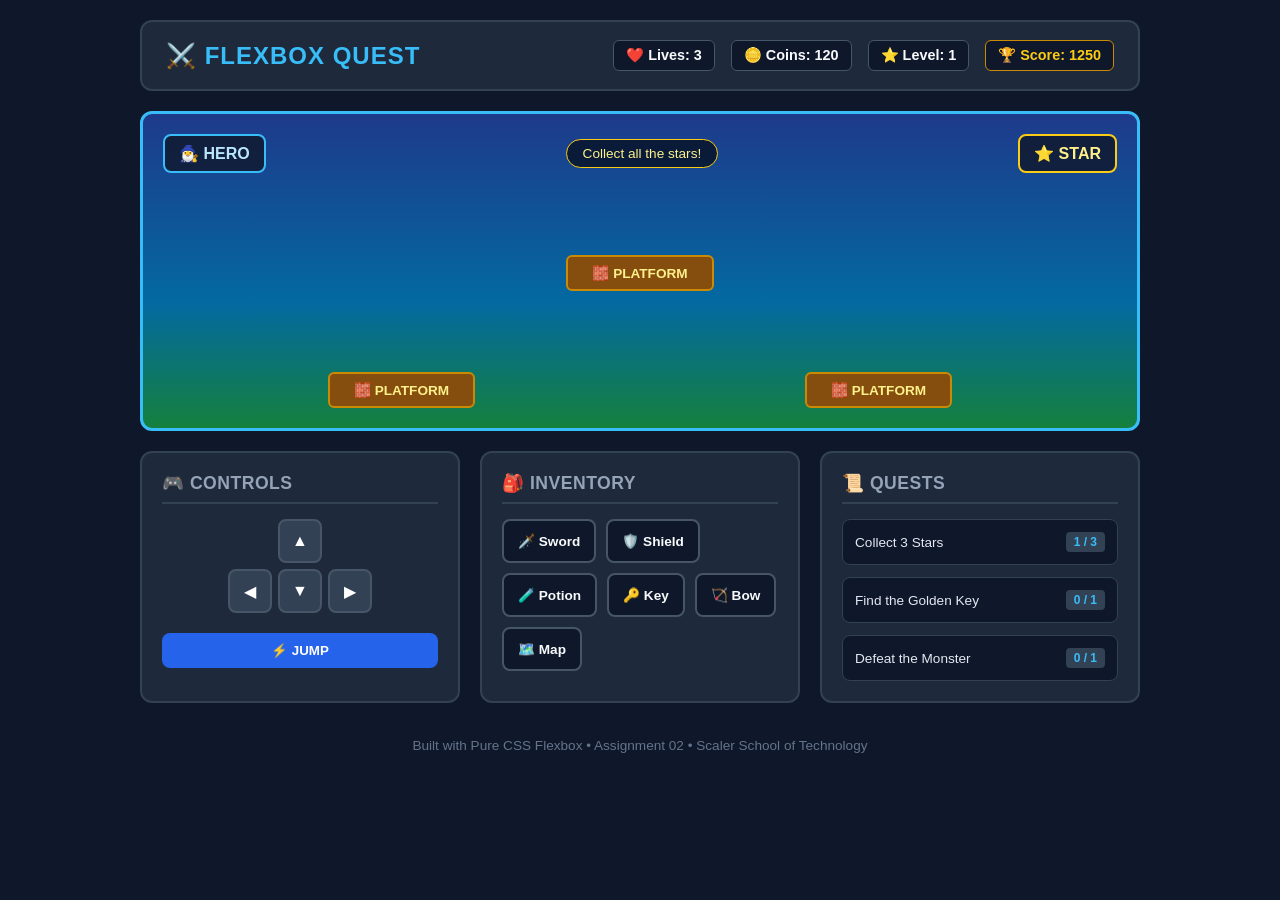
<file: flexbox-quest/index.html>
<!DOCTYPE html>
<html lang="en">
<head>
    <meta charset="UTF-8">
    <meta name="viewport" content="width=device-width, initial-scale=1.0">
    <title>Flexbox Quest - A CSS Layout Game</title>
    <link rel="stylesheet" href="style.css">
</head>
<body>

    <div class="game-container">
        
        <!-- Part 2: Game Header -->
        <header class="game-header">
            <h1 class="game-title">⚔️ FLEXBOX QUEST</h1>
            <div class="stats-bar">
                <span class="stat">❤️ Lives: 3</span>
                <span class="stat">🪙 Coins: 120</span>
                <span class="stat">⭐ Level: 1</span>
                <span class="stat score">🏆 Score: 1250</span>
            </div>
        </header>

        <!-- Part 4 & 5: Game Area -->
        <main class="game-area">
            <div class="sky-row">
                <span class="game-entity player">🧙‍♂️ HERO</span>
                <span class="game-message">Collect all the stars!</span>
                <span class="game-entity star">⭐ STAR</span>
            </div>
            <div class="middle-platform-row">
                <div class="platform center-plat">🧱 PLATFORM</div>
            </div>
            <div class="ground-platform-row">
                <div class="platform">🧱 PLATFORM</div>
                <div class="platform">🧱 PLATFORM</div>
            </div>
        </main>

        <!-- Part 7, 8, 9: Game Panels -->
        <section class="game-panels">
            
            <!-- Panel 1: Controls -->
            <div class="panel controls-panel">
                <h2>🎮 CONTROLS</h2>
                <div class="d-pad">
                    <button class="ctrl-btn up-btn">▲</button>
                    <div class="d-pad-middle">
                        <button class="ctrl-btn">◀</button>
                        <button class="ctrl-btn">▼</button>
                        <button class="ctrl-btn">▶</button>
                    </div>
                </div>
                <button class="jump-btn">⚡ JUMP</button>
            </div>

            <!-- Panel 2: Inventory (Flex Wrap) -->
            <div class="panel inventory-panel">
                <h2>🎒 INVENTORY</h2>
                <div class="inventory-items">
                    <div class="item">🗡️ Sword</div>
                    <div class="item">🛡️ Shield</div>
                    <div class="item">🧪 Potion</div>
                    <div class="item">🔑 Key</div>
                    <div class="item">🏹 Bow</div>
                    <div class="item">🗺️ Map</div>
                </div>
            </div>

            <!-- Panel 3: Quest (Space-between) -->
            <div class="panel quest-panel">
                <h2>📜 QUESTS</h2>
                <div class="quest-list">
                    <div class="quest-item">
                        <span class="quest-name">Collect 3 Stars</span>
                        <span class="quest-progress">1 / 3</span>
                    </div>
                    <div class="quest-item">
                        <span class="quest-name">Find the Golden Key</span>
                        <span class="quest-progress">0 / 1</span>
                    </div>
                    <div class="quest-item">
                        <span class="quest-name">Defeat the Monster</span>
                        <span class="quest-progress">0 / 1</span>
                    </div>
                </div>
            </div>

        </section>

        <!-- Footer -->
        <footer class="game-footer">
            <p>Built with Pure CSS Flexbox • Assignment 02 • Scaler School of Technology</p>
        </footer>

    </div>

</body>
</html>
</file>
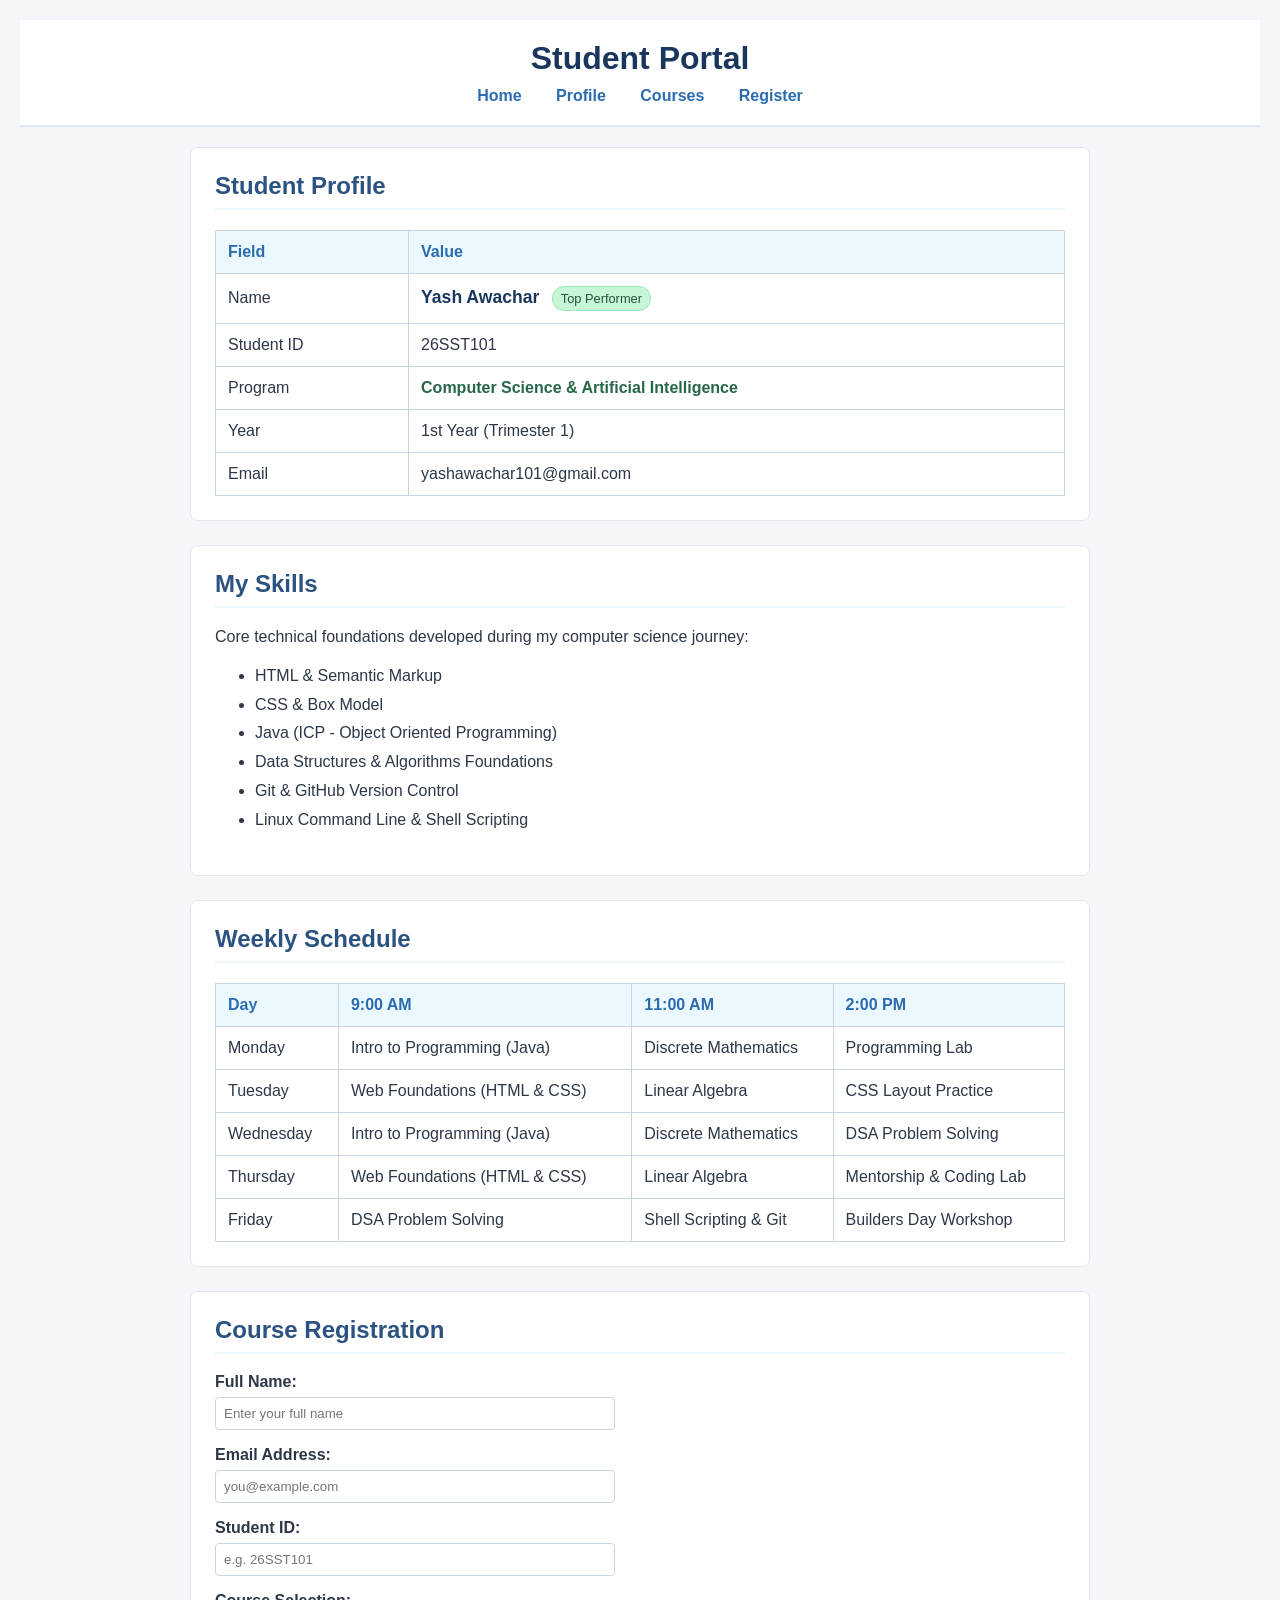
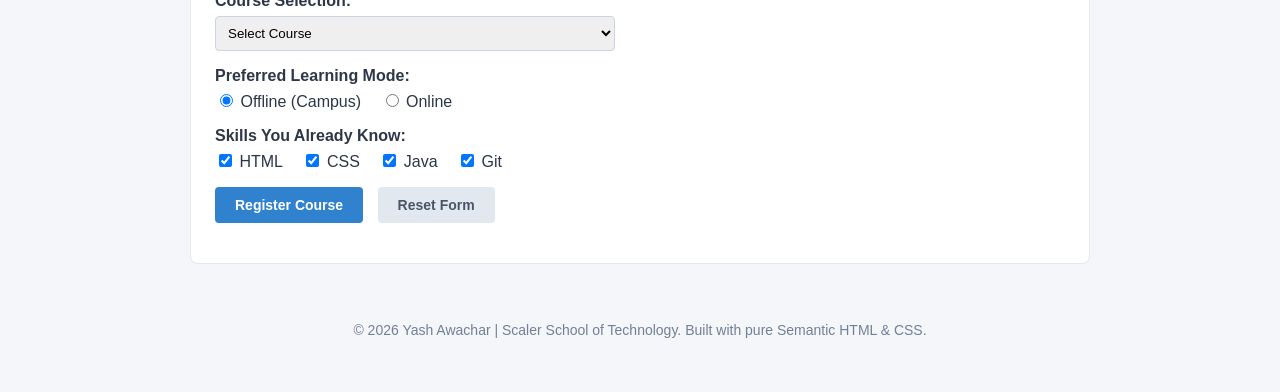
<file: student-portal.html>
<!DOCTYPE html>
<html lang="en">
<head>
    <meta charset="UTF-8">
    <meta name="viewport" content="width=device-width, initial-scale=1.0">
    <title>Student Portal - Scaler School of Technology</title>
    <style>
        body {
            background-color: #f4f6f9;
            color: #2d3748;
            font-family: Arial, Helvetica, sans-serif;
            margin: 0;
            padding: 20px;
        }

        header {
            background-color: #ffffff;
            border-bottom: 2px solid #e2e8f0;
            padding: 20px;
            text-align: center;
        }

        h1 {
            color: #1a365d;
            margin: 0 0 10px 0;
        }

        nav a {
            color: #2b6cb0;
            margin: 0 15px;
            text-decoration: none;
            font-weight: bold;
        }

        nav a:hover {
            text-decoration: underline;
        }

        main {
            max-width: 900px;
            margin: 20px auto;
        }

        section {
            background-color: #ffffff;
            border: 1px solid #e2e8f0;
            border-radius: 8px;
            padding: 24px;
            margin-bottom: 24px;
        }

        h2 {
            color: #2c5282;
            border-bottom: 2px solid #ebf8ff;
            padding-bottom: 8px;
            margin-top: 0;
        }

        table {
            width: 100%;
            border-collapse: collapse;
            margin-top: 15px;
        }

        table, th, td {
            border: 1px solid #cbd5e0;
        }

        th, td {
            padding: 12px;
            text-align: left;
        }

        th {
            background-color: #ebf8ff;
            color: #2b6cb0;
        }

        ul {
            line-height: 1.8;
        }

        /* Class Selector required by Lab */
        .highlight {
            color: #276749;
            font-weight: bold;
        }

        /* ID Selector required by Lab */
        #student-name {
            color: #1a365d;
            font-size: 1.1em;
            font-weight: bold;
        }

        /* Bonus: Top Performer Badge */
        .badge {
            background-color: #c6f6d5;
            color: #22543d;
            padding: 4px 8px;
            border-radius: 12px;
            font-size: 0.8em;
            margin-left: 8px;
            border: 1px solid #9ae6b4;
            display: inline-block;
        }

        /* Form Styling */
        .form-group {
            margin-bottom: 16px;
        }

        label {
            display: block;
            margin-bottom: 6px;
            font-weight: bold;
        }

        input[type="text"],
        input[type="email"],
        select {
            width: 100%;
            max-width: 400px;
            padding: 8px;
            border: 1px solid #cbd5e0;
            border-radius: 4px;
            box-sizing: border-box;
        }

        .radio-group label,
        .checkbox-group label {
            display: inline;
            font-weight: normal;
            margin-right: 15px;
        }

        .btn {
            background-color: #3182ce;
            color: white;
            border: none;
            padding: 10px 20px;
            border-radius: 4px;
            cursor: pointer;
            font-size: 14px;
            font-weight: bold;
        }

        .btn-reset {
            background-color: #e2e8f0;
            color: #4a5568;
            margin-left: 10px;
        }

        footer {
            text-align: center;
            padding: 20px;
            color: #718096;
            font-size: 14px;
        }
    </style>
</head>
<body>

    <header>
        <h1>Student Portal</h1>
        <nav>
            <a href="#home">Home</a>
            <a href="#profile">Profile</a>
            <a href="#courses">Courses</a>
            <a href="#register">Register</a>
        </nav>
    </header>

    <main>
        <!-- Part 3: Student Profile -->
        <section id="profile">
            <h2>Student Profile</h2>
            <table>
                <tr>
                    <th>Field</th>
                    <th>Value</th>
                </tr>
                <tr>
                    <td>Name</td>
                    <td><span id="student-name">Yash Awachar</span> <span class="badge">Top Performer</span></td>
                </tr>
                <tr>
                    <td>Student ID</td>
                    <td>26SST101</td>
                </tr>
                <tr>
                    <td>Program</td>
                    <td><span class="highlight">Computer Science & Artificial Intelligence</span></td>
                </tr>
                <tr>
                    <td>Year</td>
                    <td>1st Year (Trimester 1)</td>
                </tr>
                <tr>
                    <td>Email</td>
                    <td>yashawachar101@gmail.com</td>
                </tr>
            </table>
        </section>

        <!-- Part 4: My Skills -->
        <section id="skills">
            <h2>My Skills</h2>
            <p>Core technical foundations developed during my computer science journey:</p>
            <ul>
                <li>HTML & Semantic Markup</li>
                <li>CSS & Box Model</li>
                <li>Java (ICP - Object Oriented Programming)</li>
                <li>Data Structures & Algorithms Foundations</li>
                <li>Git & GitHub Version Control</li>
                <li>Linux Command Line & Shell Scripting</li>
            </ul>
        </section>

        <!-- Part 5: Weekly Schedule -->
        <section id="courses">
            <h2>Weekly Schedule</h2>
            <table>
                <tr>
                    <th>Day</th>
                    <th>9:00 AM</th>
                    <th>11:00 AM</th>
                    <th>2:00 PM</th>
                </tr>
                <tr>
                    <td>Monday</td>
                    <td>Intro to Programming (Java)</td>
                    <td>Discrete Mathematics</td>
                    <td>Programming Lab</td>
                </tr>
                <tr>
                    <td>Tuesday</td>
                    <td>Web Foundations (HTML & CSS)</td>
                    <td>Linear Algebra</td>
                    <td>CSS Layout Practice</td>
                </tr>
                <tr>
                    <td>Wednesday</td>
                    <td>Intro to Programming (Java)</td>
                    <td>Discrete Mathematics</td>
                    <td>DSA Problem Solving</td>
                </tr>
                <tr>
                    <td>Thursday</td>
                    <td>Web Foundations (HTML & CSS)</td>
                    <td>Linear Algebra</td>
                    <td>Mentorship & Coding Lab</td>
                </tr>
                <tr>
                    <td>Friday</td>
                    <td>DSA Problem Solving</td>
                    <td>Shell Scripting & Git</td>
                    <td>Builders Day Workshop</td>
                </tr>
            </table>
        </section>

        <!-- Part 6: Course Registration Form -->
        <section id="register">
            <h2>Course Registration</h2>
            <form action="#" method="get">
                
                <div class="form-group">
                    <label for="student-fullname">Full Name:</label>
                    <input type="text" id="student-fullname" name="fullname" required placeholder="Enter your full name">
                </div>

                <div class="form-group">
                    <label for="student-email">Email Address:</label>
                    <input type="email" id="student-email" name="email" required placeholder="you@example.com">
                </div>

                <div class="form-group">
                    <label for="student-id-field">Student ID:</label>
                    <input type="text" id="student-id-field" name="student_id" required placeholder="e.g. 26SST101">
                </div>

                <div class="form-group">
                    <label for="course-select">Course Selection:</label>
                    <select id="course-select" name="course" required>
                        <option value="">Select Course</option>
                        <option value="html-css">HTML & CSS Foundations</option>
                        <option value="java-dsa">Java & Data Structures (DSA)</option>
                        <option value="javascript">JavaScript Fundamentals</option>
                        <option value="dbms">Database Management Systems</option>
                        <option value="ai-ml">Intro to AI & Machine Learning</option>
                    </select>
                </div>

                <div class="form-group">
                    <label>Preferred Learning Mode:</label>
                    <div class="radio-group">
                        <input type="radio" id="mode-offline" name="mode" value="offline" checked>
                        <label for="mode-offline">Offline (Campus)</label>

                        <input type="radio" id="mode-online" name="mode" value="online">
                        <label for="mode-online">Online</label>
                    </div>
                </div>

                <div class="form-group">
                    <label>Skills You Already Know:</label>
                    <div class="checkbox-group">
                        <input type="checkbox" id="skill-html" name="skills" value="html" checked>
                        <label for="skill-html">HTML</label>

                        <input type="checkbox" id="skill-css" name="skills" value="css" checked>
                        <label for="skill-css">CSS</label>

                        <input type="checkbox" id="skill-java" name="skills" value="java" checked>
                        <label for="skill-java">Java</label>

                        <input type="checkbox" id="skill-git" name="skills" value="git" checked>
                        <label for="skill-git">Git</label>
                    </div>
                </div>

                <div class="form-group">
                    <button type="submit" class="btn">Register Course</button>
                    <button type="reset" class="btn btn-reset">Reset Form</button>
                </div>

            </form>
        </section>
    </main>

    <footer>
        <p>&copy; 2026 Yash Awachar | Scaler School of Technology. Built with pure Semantic HTML & CSS.</p>
    </footer>

</body>
</html>
</file>
<file: flexbox-quest/style.css>
/* Flexbox Quest - Pure CSS Flexbox Styling */

* {
    box-sizing: border-box;
    margin: 0;
    padding: 0;
}

body {
    background-color: #0f172a;
    color: #f8fafc;
    font-family: 'Segoe UI', Tahoma, Geneva, Verdana, sans-serif;
    padding: 20px;
    display: flex;
    justify-content: center;
}

.game-container {
    width: 100%;
    max-width: 1000px;
    display: flex;
    flex-direction: column;
    gap: 20px;
}

/* Part 2: Game Header */
.game-header {
    background-color: #1e293b;
    border: 2px solid #334155;
    border-radius: 12px;
    padding: 18px 24px;
    display: flex;
    flex-direction: row;
    justify-content: space-between;
    align-items: center;
    flex-wrap: wrap;
    gap: 15px;
}

.game-title {
    font-size: 1.5rem;
    color: #38bdf8;
    letter-spacing: 1px;
}

.stats-bar {
    display: flex;
    flex-direction: row;
    gap: 16px;
    align-items: center;
    flex-wrap: wrap;
}

.stat {
    background-color: #0f172a;
    border: 1px solid #475569;
    padding: 6px 12px;
    border-radius: 6px;
    font-size: 0.9rem;
    font-weight: bold;
}

.stat.score {
    color: #facc15;
    border-color: #ca8a04;
}

/* Part 4 & 5: Game Area */
.game-area {
    background: linear-gradient(180deg, #1e3a8a 0%, #0369a1 60%, #15803d 100%);
    border: 3px solid #38bdf8;
    border-radius: 12px;
    height: 320px;
    padding: 20px;
    display: flex;
    flex-direction: column;
    justify-content: space-between;
}

.sky-row {
    display: flex;
    flex-direction: row;
    justify-content: space-between;
    align-items: center;
}

.game-entity {
    background-color: rgba(15, 23, 42, 0.8);
    border: 2px solid #e2e8f0;
    padding: 8px 14px;
    border-radius: 8px;
    font-weight: bold;
}

.player {
    border-color: #38bdf8;
    color: #bae6fd;
}

.star {
    border-color: #facc15;
    color: #fef08a;
}

.game-message {
    background-color: rgba(0, 0, 0, 0.6);
    border: 1px solid #facc15;
    padding: 6px 16px;
    border-radius: 20px;
    font-size: 0.85rem;
    color: #fef08a;
}

.middle-platform-row {
    display: flex;
    justify-content: center;
}

.ground-platform-row {
    display: flex;
    flex-direction: row;
    justify-content: space-around;
}

.platform {
    background-color: #854d0e;
    border: 2px solid #ca8a04;
    padding: 8px 24px;
    border-radius: 6px;
    font-size: 0.85rem;
    font-weight: bold;
    color: #fef08a;
}

/* Part 7, 8, 9: Game Panels */
.game-panels {
    display: flex;
    flex-direction: row;
    gap: 20px;
    width: 100%;
}

.panel {
    flex: 1;
    background-color: #1e293b;
    border: 2px solid #334155;
    border-radius: 12px;
    padding: 20px;
    display: flex;
    flex-direction: column;
    gap: 15px;
}

.panel h2 {
    font-size: 1.1rem;
    color: #94a3b8;
    border-bottom: 2px solid #334155;
    padding-bottom: 8px;
    letter-spacing: 0.5px;
}

/* Panel 1: Controls */
.d-pad {
    display: flex;
    flex-direction: column;
    align-items: center;
    gap: 6px;
}

.d-pad-middle {
    display: flex;
    flex-direction: row;
    gap: 6px;
}

.ctrl-btn {
    width: 44px;
    height: 44px;
    background-color: #334155;
    color: white;
    border: 2px solid #475569;
    border-radius: 8px;
    cursor: pointer;
    font-size: 1rem;
}

.ctrl-btn:hover {
    background-color: #475569;
}

.jump-btn {
    background-color: #2563eb;
    color: white;
    border: none;
    padding: 10px;
    border-radius: 8px;
    font-weight: bold;
    cursor: pointer;
    margin-top: 5px;
}

.jump-btn:hover {
    background-color: #1d4ed8;
}

/* Panel 2: Inventory Items */
.inventory-items {
    display: flex;
    flex-direction: row;
    flex-wrap: wrap;
    gap: 10px;
}

.item {
    background-color: #0f172a;
    border: 2px solid #475569;
    padding: 12px 14px;
    border-radius: 8px;
    font-size: 0.85rem;
    font-weight: 600;
}

.item:hover {
    border-color: #38bdf8;
}

/* Panel 3: Quests */
.quest-list {
    display: flex;
    flex-direction: column;
    gap: 12px;
}

.quest-item {
    background-color: #0f172a;
    border: 1px solid #334155;
    padding: 12px;
    border-radius: 8px;
    display: flex;
    flex-direction: row;
    justify-content: space-between;
    align-items: center;
}

.quest-name {
    font-size: 0.85rem;
    color: #e2e8f0;
}

.quest-progress {
    background-color: #334155;
    padding: 3px 8px;
    border-radius: 4px;
    font-size: 0.75rem;
    font-weight: bold;
    color: #38bdf8;
}

/* Footer */
.game-footer {
    text-align: center;
    padding: 15px;
    color: #64748b;
    font-size: 0.85rem;
}

/* Part 11: Responsive Design */
@media (max-width: 768px) {
    .game-panels {
        flex-direction: column;
    }

    .game-header {
        flex-direction: column;
        align-items: flex-start;
    }

    .stats-bar {
        width: 100%;
        justify-content: space-between;
    }
}
</file>
